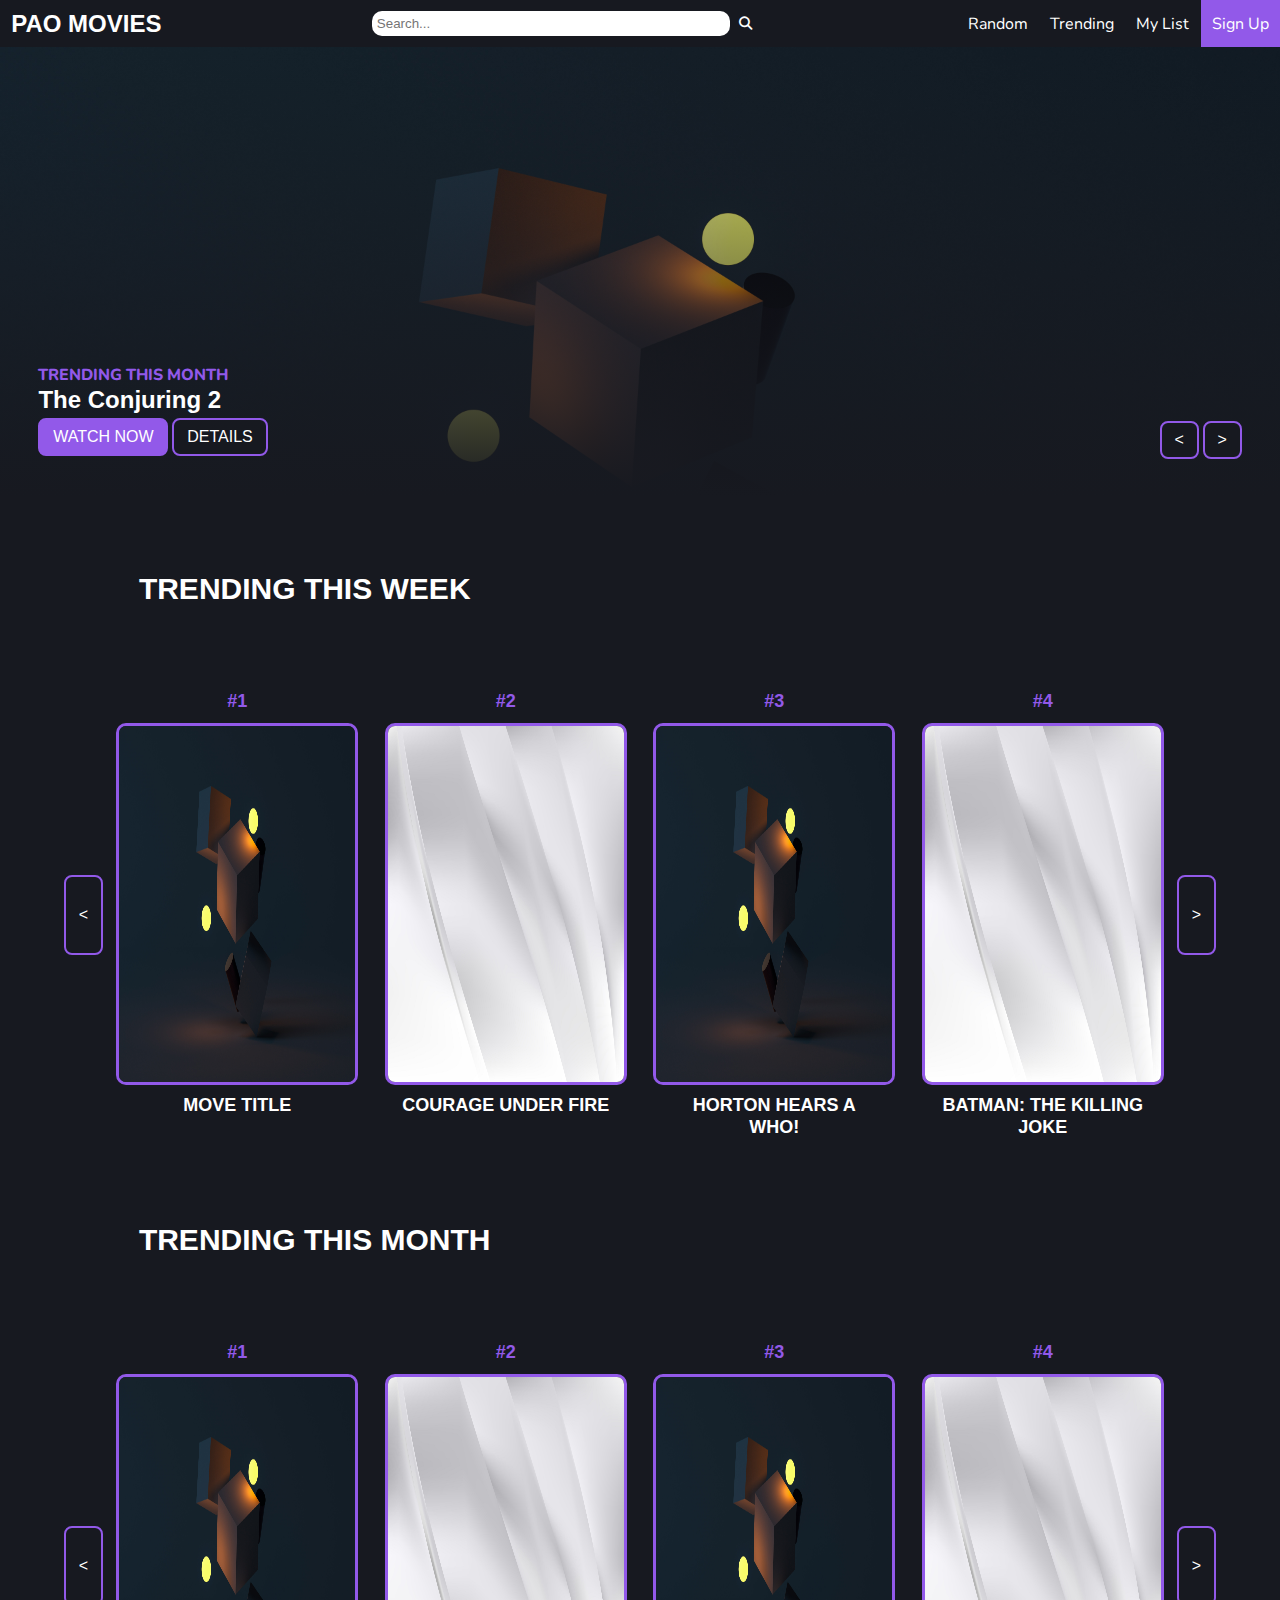
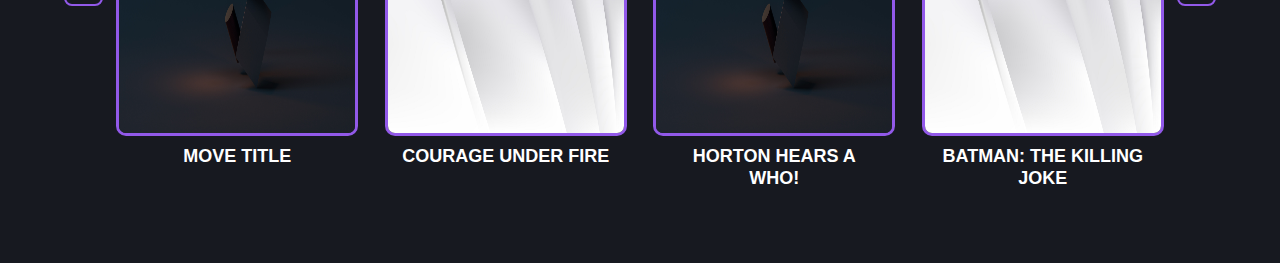
<file: index.html>
<!DOCTYPE html>
<html lang="en">
<head>
    <meta charset="UTF-8">
    <meta name="viewport" content="width=device-width, initial-scale=1.0">
    <title>Homepage</title>

    <!-- FONT AWESOME -->
    <link rel="stylesheet" href="https://cdnjs.cloudflare.com/ajax/libs/font-awesome/6.6.0/css/all.min.css"/>

    <!-- CSS FILES -->
    <link rel="stylesheet" href="styles/style.css"> <!-- main -->
    <link rel="stylesheet" href="styles/effect.css">
    <link rel="stylesheet" href="styles/index.css"> <!-- index -->
</head>
<body>
    <!-- NAVIGATION BAR -->
    <header>
        <a href="index.html"><h2 class="nav_logo">PAO MOVIES</h2></a>
        <form action="" class="search_bar">
            <input type="text" placeholder="Search...">
            <button><i class="fa-solid fa-magnifying-glass"></i></button>
        </form>
        <i id="ham_menu" class="fa-solid fa-bars"></i>
        <nav id="nav">
            <ul class="nav_links">
                <li><a href="random.html">Random</a></li>
                <li><a href="trending.html">Trending</a></li>
                <li><a href="list.html">My List</a></li>
                <li><a class="cta sign_up" href="signup.html">Sign Up</a></li>
            </ul>
        </nav>
    </header>

    <!-- HERO SECTION -->
    <div id="hp-herosection">
    <section class="herosection-elements">
        <a href="#" class="subtitle">TRENDING THIS MONTH</a>
        <h2 class="title">The Conjuring 2</h2>
        <div class="btn-group">
            <button class="btn primary-btn">Watch Now</button>
            <button class="btn secondary-btn">Details</button>
        </div>
    </section>

    <div class="herosection-elements">
        <button class="btn icon-btn"><</button>
        <button class="btn icon-btn">></button>
    </div>
    </div>

    <div class="container">
        <!-- TRENDING WEEK SLIDE -->
       <section class="section-container" id="trending-list">
           <h2 class="title section-title">TRENDING THIS WEEK</h2>
           <div class="list-container">
               <button class="btn scroll-btn scroll-left"><</button>
               <div class="movies-list">
                   <!-- trending #1 -->
                   <figure class="movie-preview">
                       <figcaption class="rank-highlight">#1</figcaption>
                       <img class="movie-cover" src="images/example.jpg" alt="trending #1">
                       <figcaption>Move title</figcaption>
                   </figure>
       
                   <!-- trending #2 -->
                   <figure class="movie-preview">
                       <figcaption class="rank-highlight">#2</figcaption>
                       <img class="movie-cover" src="images/example-white.jpg" alt="trending #2">
                       <figcaption>Courage Under Fire</figcaption>
                   </figure>
       
                   <!-- trending #3 -->
                   <figure class="movie-preview">
                       <figcaption class="rank-highlight">#3</figcaption>
                       <img class="movie-cover" src="images/example.jpg" alt="trending #1">
                       <figcaption>Horton Hears a Who!</figcaption>
                   </figure>
                   
                   <!-- trending #4 -->
                   <figure class="movie-preview">
                       <figcaption class="rank-highlight">#4</figcaption>
                       <img class="movie-cover" src="images/example-white.jpg" alt="trending #2">
                       <figcaption>Batman: The Killing Joke</figcaption>
                   </figure>  
                   
                   <!-- trending #5 -->
                   <figure class="movie-preview">
                       <figcaption class="rank-highlight">#5</figcaption>
                       <img class="movie-cover" src="images/example.jpg" alt="trending #1">
                       <figcaption>Rage</figcaption>
                   </figure>
                   
                   <!-- trending #6 -->
                   <figure class="movie-preview">
                       <figcaption class="rank-highlight">#6</figcaption>
                       <img class="movie-cover" src="images/example-white.jpg" alt="trending #2">
                       <figcaption>The Bad News Bears</figcaption>
                   </figure> 
       
                   <!-- trending #7 -->
                   <figure class="movie-preview">
                       <figcaption class="rank-highlight">#7</figcaption>
                       <img class="movie-cover" src="images/example.jpg" alt="trending #1">
                       <figcaption>Move title</figcaption>
                   </figure>
                   
                   <!-- trending #8 -->
                   <figure class="movie-preview">
                       <figcaption class="rank-highlight">#8</figcaption>
                       <img class="movie-cover" src="images/example-white.jpg" alt="trending #2">
                       <figcaption>Move title</figcaption>
                   </figure>  
                   
                   <!-- trending #9 -->
                   <figure class="movie-preview">
                       <figcaption class="rank-highlight">#9</figcaption>
                       <img class="movie-cover" src="images/example.jpg" alt="trending #1">
                       <figcaption>Move title</figcaption>
                   </figure>
                   
                   <!-- trending #10 -->
                   <figure class="movie-preview">
                       <figcaption class="rank-highlight">#10</figcaption>
                       <img class="movie-cover" src="images/example-white.jpg" alt="trending #2">
                       <figcaption>Move title</figcaption>
                   </figure>             
               </div>
               <button class="btn scroll-btn scroll-right">></button>
           </div>
       </section>

        <!-- TRENDING SLIDE -->
       <section class="section-container" id="trending-list">
           <h2 class="title section-title">TRENDING THIS MONTH</h2>
           <div class="list-container">
               <button class="btn scroll-btn scroll-left"><</button>
               <div class="movies-list">
                   <!-- trending #1 -->
                   <figure class="movie-preview">
                       <figcaption class="rank-highlight">#1</figcaption>
                       <img class="movie-cover" src="images/example.jpg" alt="trending #1">
                       <figcaption>Move title</figcaption>
                   </figure>
       
                   <!-- trending #2 -->
                   <figure class="movie-preview">
                       <figcaption class="rank-highlight">#2</figcaption>
                       <img class="movie-cover" src="images/example-white.jpg" alt="trending #2">
                       <figcaption>Courage Under Fire</figcaption>
                   </figure>
       
                   <!-- trending #3 -->
                   <figure class="movie-preview">
                       <figcaption class="rank-highlight">#3</figcaption>
                       <img class="movie-cover" src="images/example.jpg" alt="trending #1">
                       <figcaption>Horton Hears a Who!</figcaption>
                   </figure>
                   
                   <!-- trending #4 -->
                   <figure class="movie-preview">
                       <figcaption class="rank-highlight">#4</figcaption>
                       <img class="movie-cover" src="images/example-white.jpg" alt="trending #2">
                       <figcaption>Batman: The Killing Joke</figcaption>
                   </figure>  
                   
                   <!-- trending #5 -->
                   <figure class="movie-preview">
                       <figcaption class="rank-highlight">#5</figcaption>
                       <img class="movie-cover" src="images/example.jpg" alt="trending #1">
                       <figcaption>Rage</figcaption>
                   </figure>
                   
                   <!-- trending #6 -->
                   <figure class="movie-preview">
                       <figcaption class="rank-highlight">#6</figcaption>
                       <img class="movie-cover" src="images/example-white.jpg" alt="trending #2">
                       <figcaption>The Bad News Bears</figcaption>
                   </figure> 
       
                   <!-- trending #7 -->
                   <figure class="movie-preview">
                       <figcaption class="rank-highlight">#7</figcaption>
                       <img class="movie-cover" src="images/example.jpg" alt="trending #1">
                       <figcaption>Move title</figcaption>
                   </figure>
                   
                   <!-- trending #8 -->
                   <figure class="movie-preview">
                       <figcaption class="rank-highlight">#8</figcaption>
                       <img class="movie-cover" src="images/example-white.jpg" alt="trending #2">
                       <figcaption>Move title</figcaption>
                   </figure>  
                   
                   <!-- trending #9 -->
                   <figure class="movie-preview">
                       <figcaption class="rank-highlight">#9</figcaption>
                       <img class="movie-cover" src="images/example.jpg" alt="trending #1">
                       <figcaption>Move title</figcaption>
                   </figure>
                   
                   <!-- trending #10 -->
                   <figure class="movie-preview">
                       <figcaption class="rank-highlight">#10</figcaption>
                       <img class="movie-cover" src="images/example-white.jpg" alt="trending #2">
                       <figcaption>Move title</figcaption>
                   </figure>             
               </div>
               <button class="btn scroll-btn scroll-right">></button>
           </div>
       </section>

    </div>
    
<script src="script/main.js"></script>
<script src="script/event.js"></script>

</body>
</html>
</file>
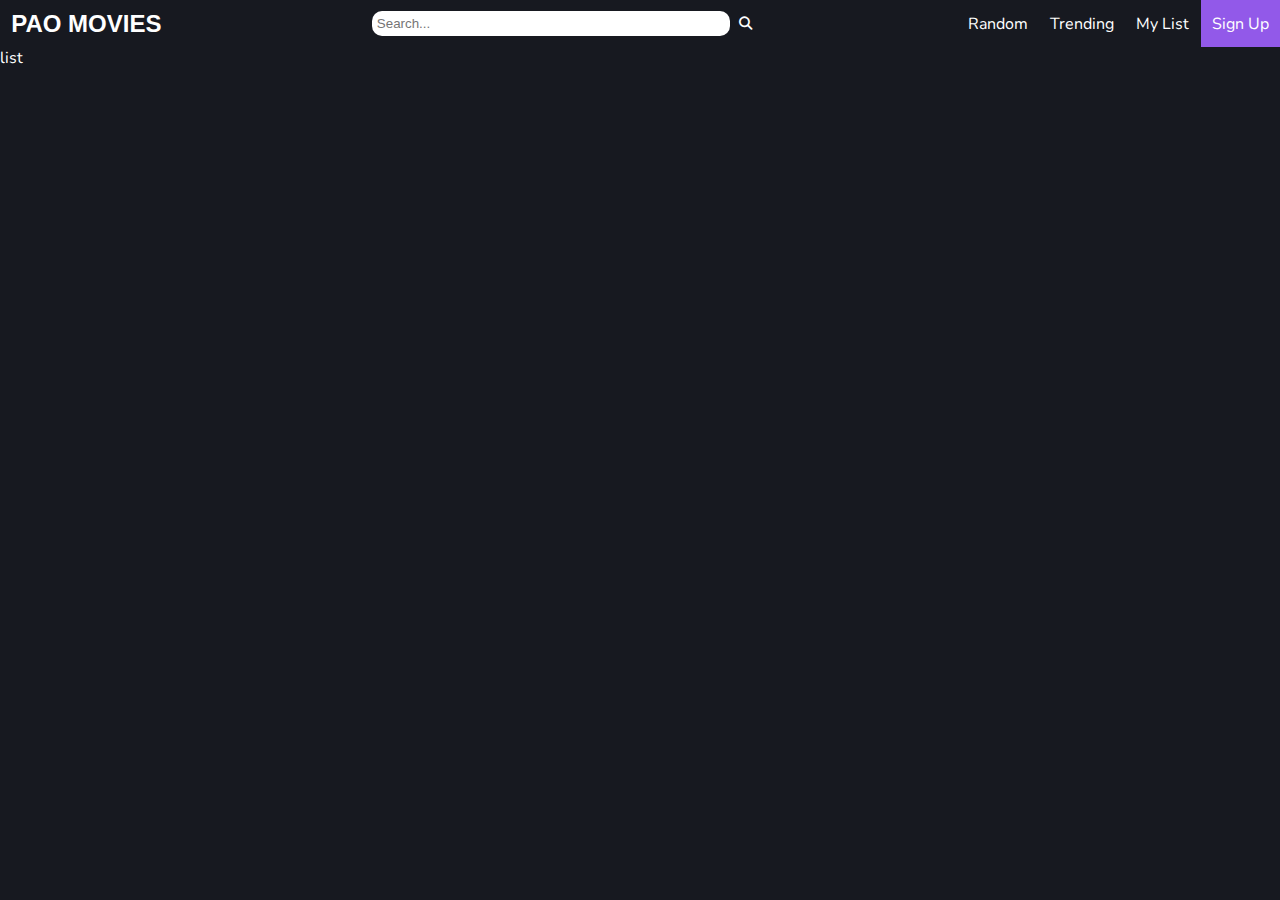
<file: list.html>
<!DOCTYPE html>
<html lang="en">
<head>
    <meta charset="UTF-8">
    <meta name="viewport" content="width=device-width, initial-scale=1.0">
    <title>My List</title>

    <!-- FONT AWESOME -->
    <link rel="stylesheet" href="https://cdnjs.cloudflare.com/ajax/libs/font-awesome/6.6.0/css/all.min.css"/>

    <!-- CSS FILES -->
    <link rel="stylesheet" href="styles/style.css"> <!-- main -->
    <link rel="stylesheet" href="styles/effect.css">
    <link rel="stylesheet" href="styles/index.css"> <!-- index -->
</head>
<body>
    <header>
        <a href="index.html"><h2 class="nav_logo">PAO MOVIES</h2></a>
        <form action="" class="search_bar">
            <input type="text" placeholder="Search...">
            <button><i class="fa-solid fa-magnifying-glass"></i></button>
        </form>
        <i id="ham_menu" class="fa-solid fa-bars"></i>
        <nav id="nav">
            <ul class="nav_links">
                <li><a href="random.html">Random</a></li>
                <li><a href="trending.html">Trending</a></li>
                <li><a href="list.html">My List</a></li>
                <li><a class="cta sign_up" href="signup.html">Sign Up</a></li>
            </ul>
        </nav>
    </header>

    <div class="">
        <p>list</p>
    </div>
<script src="script/main.js"></script>
<script src="script/event.js"></script>

</body>
</html>
</file>
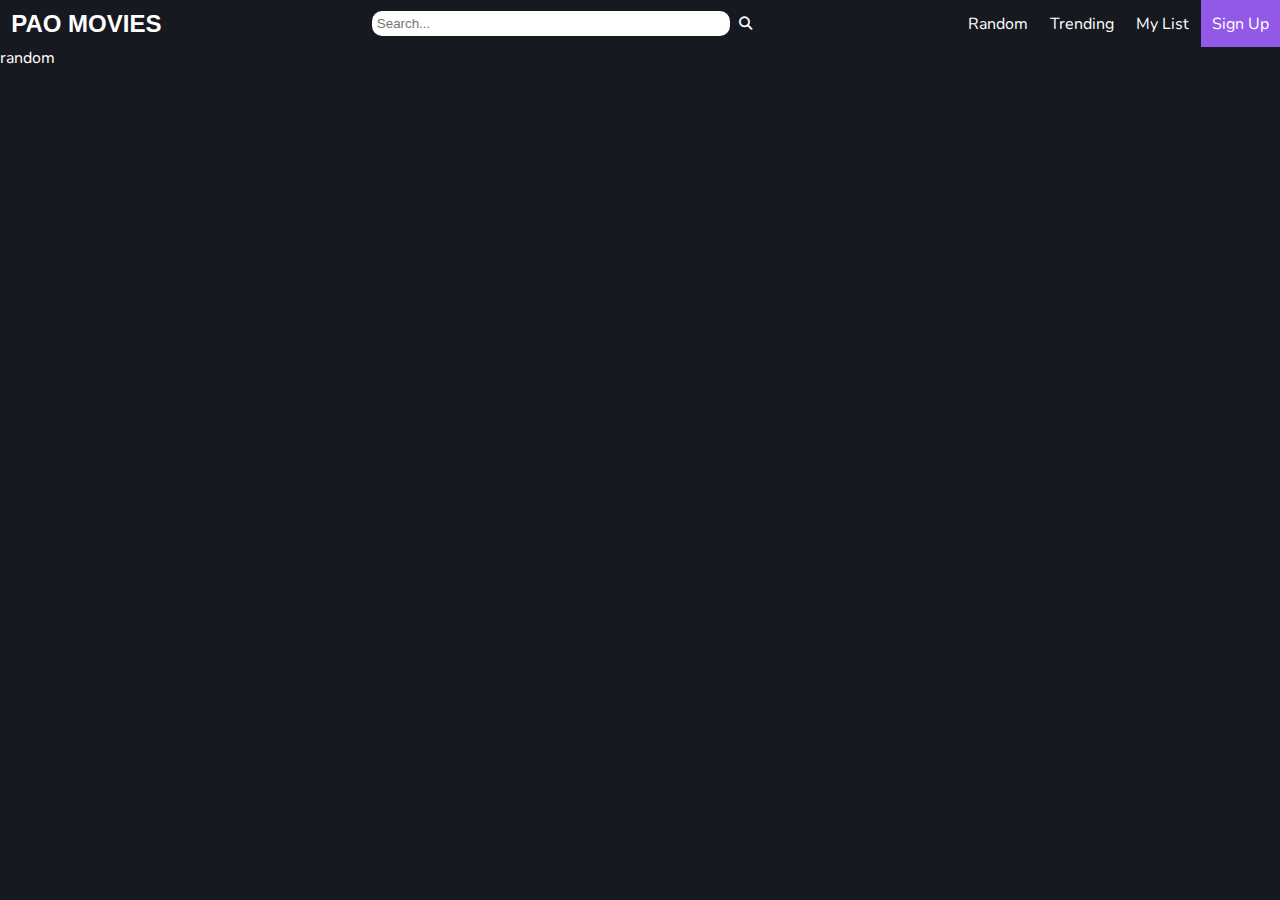
<file: random.html>
<!DOCTYPE html>
<html lang="en">
<head>
    <meta charset="UTF-8">
    <meta name="viewport" content="width=device-width, initial-scale=1.0">
    <title>Random</title>

    <!-- FONT AWESOME -->
    <link rel="stylesheet" href="https://cdnjs.cloudflare.com/ajax/libs/font-awesome/6.6.0/css/all.min.css"/>

    <!-- CSS FILES -->
    <link rel="stylesheet" href="styles/style.css"> <!-- main -->
    <link rel="stylesheet" href="styles/effect.css">
    <link rel="stylesheet" href="styles/index.css"> <!-- index -->
</head>
<body>
    <header>
        <a href="index.html"><h2 class="nav_logo">PAO MOVIES</h2></a>
        <form action="" class="search_bar">
            <input type="text" placeholder="Search...">
            <button><i class="fa-solid fa-magnifying-glass"></i></button>
        </form>
        <i id="ham_menu" class="fa-solid fa-bars"></i>
        <nav id="nav">
            <ul class="nav_links">
                <li><a href="random.html">Random</a></li>
                <li><a href="trending.html">Trending</a></li>
                <li><a href="list.html">My List</a></li>
                <li><a class="cta sign_up" href="signup.html">Sign Up</a></li>
            </ul>
        </nav>
    </header>

    <div class="">
        <p>random</p>
    </div>
<script src="script/main.js"></script>
<script src="script/event.js"></script>

</body>
</html>
</file>
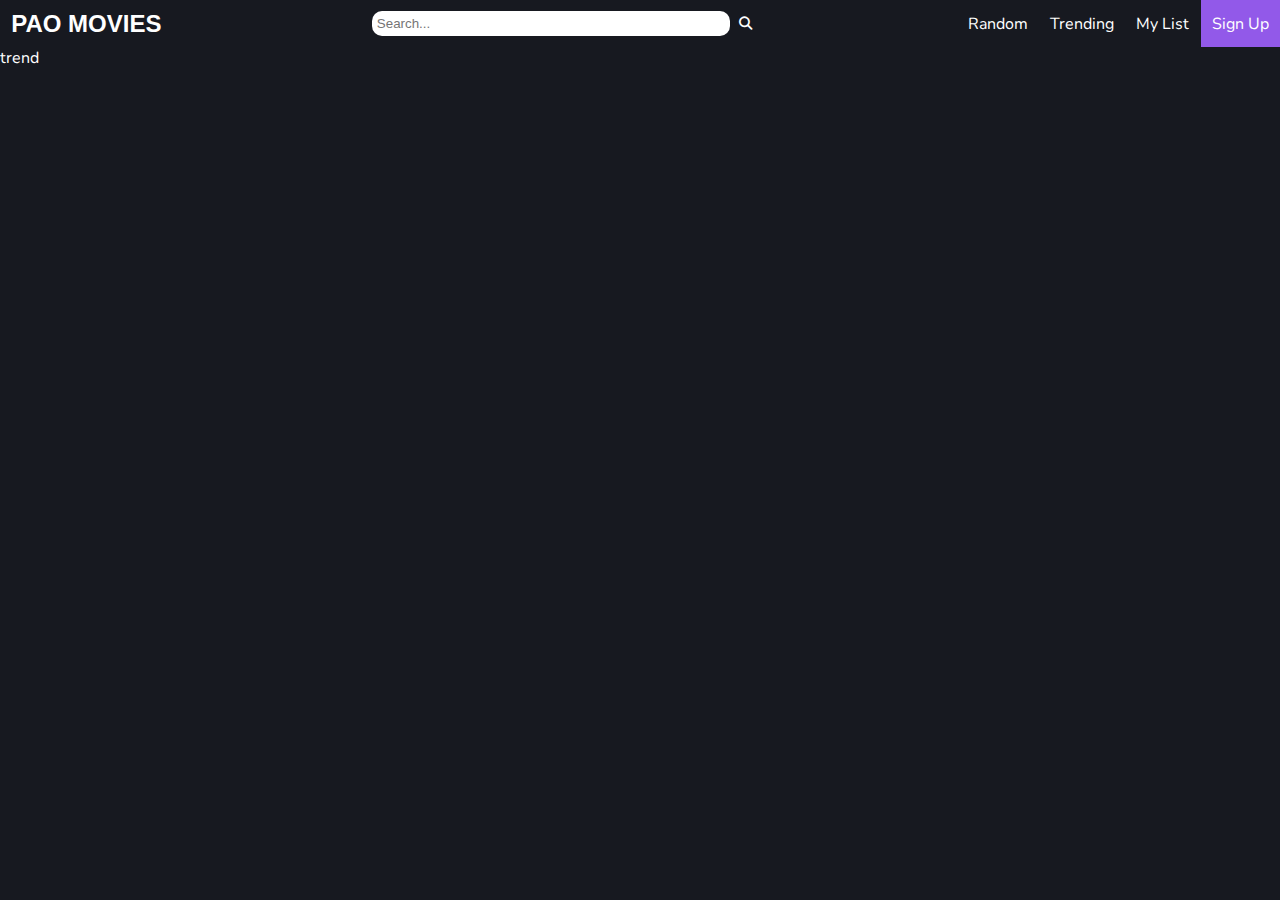
<file: trending.html>
<!DOCTYPE html>
<html lang="en">
<head>
    <meta charset="UTF-8">
    <meta name="viewport" content="width=device-width, initial-scale=1.0">
    <title>Trending</title>

    <!-- FONT AWESOME -->
    <link rel="stylesheet" href="https://cdnjs.cloudflare.com/ajax/libs/font-awesome/6.6.0/css/all.min.css"/>

    <!-- CSS FILES -->
    <link rel="stylesheet" href="styles/style.css"> <!-- main -->
    <link rel="stylesheet" href="styles/effect.css">
    <link rel="stylesheet" href="styles/index.css"> <!-- index -->
</head>
<body>
    <header>
        <a href="index.html"><h2 class="nav_logo">PAO MOVIES</h2></a>
        <form action="" class="search_bar">
            <input type="text" placeholder="Search...">
            <button><i class="fa-solid fa-magnifying-glass"></i></button>
        </form>
        <i id="ham_menu" class="fa-solid fa-bars"></i>
        <nav id="nav">
            <ul class="nav_links">
                <li><a href="random.html">Random</a></li>
                <li><a href="trending.html">Trending</a></li>
                <li><a href="list.html">My List</a></li>
                <li><a class="cta sign_up" href="signup.html">Sign Up</a></li>
            </ul>
        </nav>
    </header>

    <div class="">
        <p>trend</p>
    </div>
<script src="script/main.js"></script>
<script src="script/event.js"></script>

</body>
</html>
</file>
<file: styles/style.css>
@import url('https://fonts.googleapis.com/css2?family=Inter:ital,opsz,wght@0,14..32,100..900;1,14..32,100..900&family=Josefin+Sans:ital,wght@0,100..700;1,100..700&family=Nunito:ital,wght@0,200..1000;1,200..1000&display=swap');

*{
    padding: 0;
    margin: 0;
    box-sizing: border-box;
}

:root{
    --black: #171920;
    --black-50: #17192097;
    --purple: #9259E9;
    --purple-50: #9359e96d;
    --white: #FFFFFF;
}

body{
    font-family: 'Nunito';
    background-color: var(--black);
    color: var(--white);
}

a{
    text-decoration: none;
}
/* NAV BAR */
header{
    display: flex;
    justify-content: space-between;
    align-items: center;
    overflow: hidden; /*every child element will clip mask to this*/
    /**background-color: beige;**/
}
header a{
    color: var(--white);
}

nav, nav ul{
    display: flex;
    align-items: center;
    justify-content: center;
    list-style: none;
}

nav a, header h2{

    padding: .6rem .7rem;
    border: none;
}

nav a:hover{ /*purple bar below*/
    border-bottom: 6px solid var(--purple);
}

/* LOGO */
.nav_logo{
    color: var(--purple);
    font-family: 'Franklin Gothic Medium', 'Arial Narrow', Arial, sans-serif;
}

.nav_logo:hover{
    color: var(--white);
}

.menu{
    display: flex;
    align-items: center;
}

#ham_menu{
    display: none;
    cursor: pointer;
}

/* SEARCH BAR */
.search_bar input, .search_bar button{
    border: none;
    padding: .3rem;
    border-radius: 10px;
}

.search_bar input{
    width: 28vw;
}

.search_bar button{
    background: none;
    color: var(--white);
}

.search_bar button:hover{
    color: var(--purple);
}

/* CTA BUTTON */
.cta{
    background-color: var(--purple);
    padding-block: 100px;
}

.cta:hover{
    color: var(--black);
}

/* REUSABLE STYLED BTN */
.btn{
    border: 2px solid var(--purple);
    background-color: var(--purple);
    text-transform: uppercase;
    color: var(--white);
    padding: .5rem .8rem;
    border-radius: 8px;
    font-size: 1rem;
    font-family:'Franklin Gothic Medium', 'Arial Narrow', Arial, sans-serif;
}

.secondary-btn, .icon-btn{
    background-color: var(--black-50);
}

.scroll-btn{
    background: none;
    height: 5rem;
}


/* HOVER EFFECT */
.btn:hover{
    opacity: 0.6;
}

/* TEXT ELEMENTS */
.title{
    font-size: 1.5rem;
    font-family: 'Franklin Gothic Medium', 'Arial Narrow', Arial, sans-serif;
}

.subtitle{
    font-size: 1rem;
    font-weight: 800;
    color: var(--purple);
}

/* CONTAINER STYLE */
.container{
    margin: 5%;
}

.section-container{
    position: relative;
    margin-block: 5%;
}

.section-title{
    font-size: 30px;
    margin: 6.5%;
}

/* MOVIES SLIDER */
.list-container{
    display: flex;
    flex-direction: row;
    align-items: center;
}

.movies-list{
    display: flex;
    flex-direction: row;
    width: 100%;
    overflow: hidden;
}

.movie-preview{
    flex: 0 0 25%; /* ← 4 items visible */
    box-sizing: border-box;
    margin: 0; /* optional: remove gaps */
    display: flex;
    flex-direction: column;
    align-items: center;
}

.movie-preview figcaption{
    font-family: 'Franklin Gothic Medium', 'Arial Narrow', Arial, sans-serif;
    font-weight: 900;
    text-transform: uppercase;
    font-size: 18px;
    width: 80%; /*same to movie cover size*/
    text-align: center;
    /* limit to 2 lines */
    line-height: 1.2em;      /* height of one line */
    max-height: 2.4em;       /* 1.2em × 2 lines */
    overflow: hidden;        /* hide extra text */
    white-space: normal;     /* allow wrapping */
    margin-block: 10px;
}

.rank-highlight{
    font-family: 'josefin sans';
    color: var(--purple);
    margin: 0;
}

.movie-cover{
    border-radius: 10px;
    border: 3px solid var(--purple);
    width: 90%; 
    aspect-ratio: 2/3;
}


/* RESPONSIVE */
@media (max-width: 720px) {
    /* NAVBAR */
    header{
        align-items: center;
        justify-content: space-between;
        flex-wrap: wrap;
    }
    nav ul{
        width: 100vw;
        display: flex;
        justify-content: space-between;
        overflow: hidden; 
        padding-block: 10px;
    }
    nav li{
        text-align: center;
    }
    nav a:hover{ 
        border: none;
        color: var(--purple);

    }
    .search_bar{
        margin-right: 15px;
    }
    .search_bar input{ 
        width: 45vw;
    }

    /* BTN AND TEXT */
    .primary-btn, .secondary-btn, .icon-btn{
        font-size: .7rem;
    }
    .title{
        font-size: 1.5rem;
    }
    .subtitle{
        font-size: .8rem;
    }
    .section-title{
        margin-left: 10%;
        font-size: 24px;
    }
    /* SLIDER */
    .movie-preview{
        flex: 0 0 33%; /* ← 3 items visible */
    }
}

/* RESPONSIVE PHONE*/
@media (max-width: 500px) {
    /* NAVBAR */
    header{
        flex-direction: column;
        align-items: center;
        justify-content: space-between;
        flex-wrap: wrap;
        position: relative;
    }
    #ham_menu{
        display: block;
        position: absolute;
        left: .7rem;
        top: 15px;
    }
    nav ul{
        display: flex;
        flex-direction: column;
    }
    nav li{
        overflow: hidden; 
        padding-block: .5rem;
        text-align: center;
        width: 100%;
    }
    nav .cta {
        display: block;
        padding-block: .5rem;
    }
    .search_bar{
        margin-left: 10%;
    }
    .search_bar input{
        width: 70vw;
        margin-bottom: 10px;
    }
    /* TITLES */
    .section-title{
        margin-left: 15%;
        font-size: 18px;
    }
    /* SLIDER */
    .movie-preview{
        flex: 0 0 50%; /* ← 2 items visible */
    }
}
</file>
<file: styles/effect.css>
.hidden{
    display: none;
}
</file>
<file: styles/index.css>
@import url('https://fonts.googleapis.com/css2?family=Inter:ital,opsz,wght@0,14..32,100..900;1,14..32,100..900&family=Josefin+Sans:ital,wght@0,100..700;1,100..700&family=Nunito:ital,wght@0,200..1000;1,200..1000&display=swap');

*{
    padding: 0;
    margin: 0;
    box-sizing: border-box;
}

:root{
    --black: #171920;
    --purple: #9259E9;
    --white: #FFFFFF;
}

/* HERO SECTION */
#hp-herosection{
    background: linear-gradient(180deg,rgba(18, 17, 19, 0) 0%, rgba(23, 25, 32, 1) 100%), 
                url("/images/example.jpg");
    background-size: cover;
    height: 50vh;
    display: flex;
    align-items: end;
    justify-content: space-between;
}

.herosection-elements{
    margin: 3%;
}

#hp-herosection .btn-group{
    margin-block: .2rem;
}
</file>
